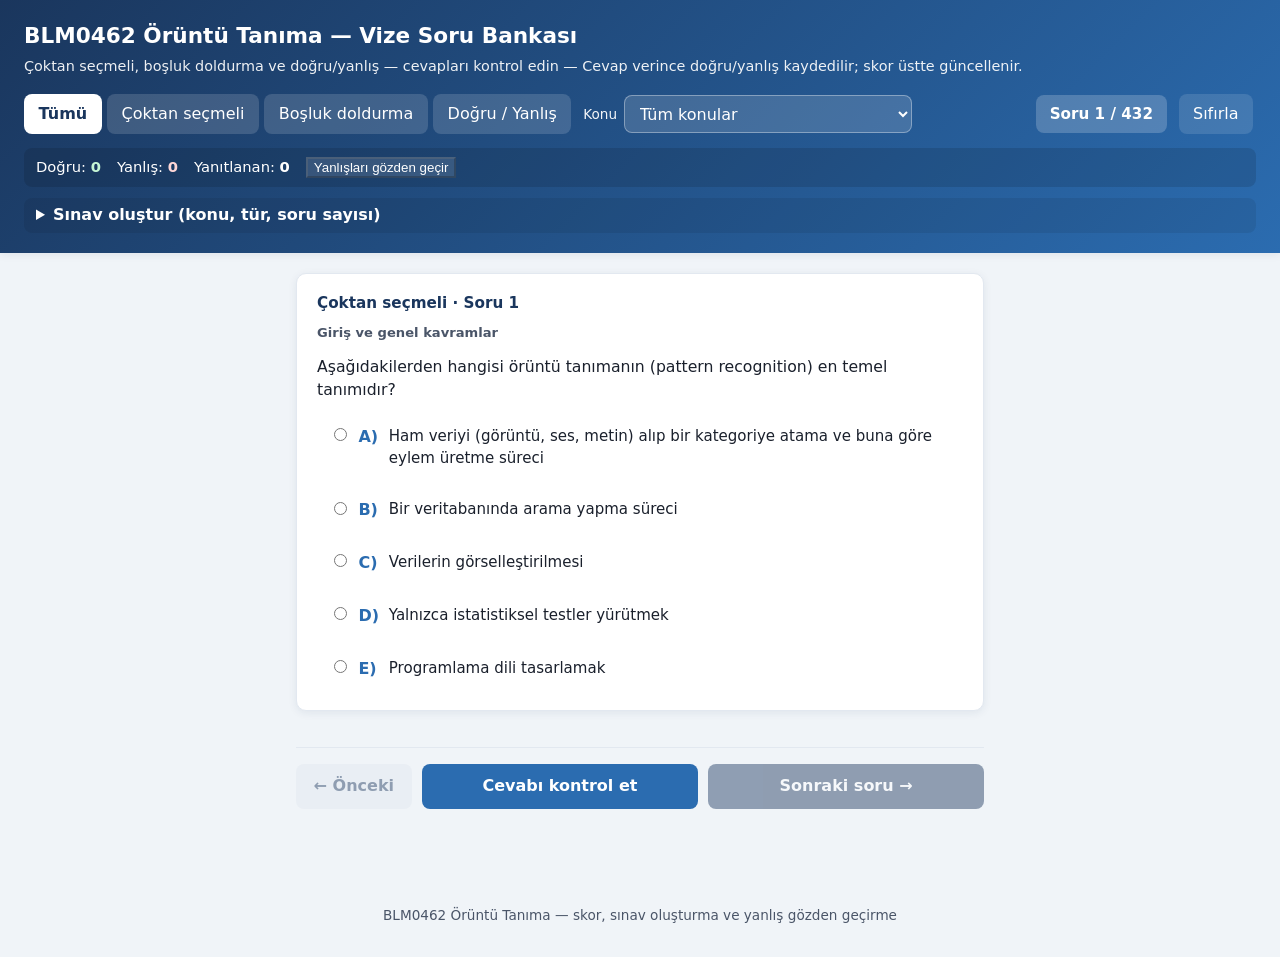
<file: index.html>
<!DOCTYPE html>
<html lang="tr">
<head>
  <meta charset="UTF-8" />
  <meta name="viewport" content="width=device-width, initial-scale=1" />
  <title>BLM0462 — Vize Soru Bankası Quiz</title>
  <link rel="stylesheet" href="styles.css" />
</head>
<body>
  <header class="app-header">
    <h1 id="app-title">Yükleniyor…</h1>
    <p id="app-subtitle"></p>
    <div class="toolbar">
      <div class="filter-group" role="tablist" aria-label="Soru türü">
        <button type="button" data-filter="all" class="active">Tümü</button>
        <button type="button" data-filter="mcq">Çoktan seçmeli</button>
        <button type="button" data-filter="fib">Boşluk doldurma</button>
        <button type="button" data-filter="tf">Doğru / Yanlış</button>
      </div>
      <div class="topic-wrap">
        <label for="topic-filter" class="topic-label">Konu</label>
        <select id="topic-filter" class="topic-select" aria-label="Ders konusu filtresi">
          <option value="all">Tüm konular</option>
        </select>
      </div>
      <span class="progress-badge" id="progress">—</span>
      <button type="button" class="btn-ghost" id="btn-reset">Sıfırla</button>
    </div>
    <div class="score-strip" id="score-strip" aria-live="polite">
      <span class="score-item score-ok">Doğru: <strong id="stat-correct">0</strong></span>
      <span class="score-item score-bad">Yanlış: <strong id="stat-wrong">0</strong></span>
      <span class="score-item">Yanıtlanan: <strong id="stat-answered">0</strong></span>
      <button type="button" class="btn-ghost btn-wrong-review" id="btn-wrong-review" disabled>
        Yanlışları gözden geçir
      </button>
    </div>
    <details class="exam-details" id="exam-details">
      <summary class="exam-summary">Sınav oluştur (konu, tür, soru sayısı)</summary>
      <div class="exam-form" id="exam-form">
        <p class="exam-hint">Aşağıdan konu ve soru türlerini seçin; havuzdan karıştırılarak belirttiğiniz sayıda soru gelir.</p>
        <fieldset class="exam-fieldset">
          <legend>Konular</legend>
          <div class="topic-checkboxes" id="exam-topic-boxes"></div>
          <label class="exam-inline"><input type="checkbox" id="exam-topics-all" checked /> Tüm konular</label>
        </fieldset>
        <fieldset class="exam-fieldset">
          <legend>Soru türleri</legend>
          <label><input type="checkbox" id="exam-type-mcq" checked /> Çoktan seçmeli</label>
          <label><input type="checkbox" id="exam-type-fib" checked /> Boşluk doldurma</label>
          <label><input type="checkbox" id="exam-type-tf" checked /> Doğru / Yanlış</label>
        </fieldset>
        <div class="exam-row">
          <label for="exam-count">Soru sayısı</label>
          <input type="number" id="exam-count" min="1" value="20" />
          <span class="exam-max" id="exam-max-hint"></span>
        </div>
        <label class="exam-inline"><input type="checkbox" id="exam-shuffle" checked /> Karıştır</label>
        <div class="exam-actions">
          <button type="button" class="btn-primary" id="btn-start-exam">Sınava başla</button>
        </div>
      </div>
    </details>
  </header>

  <main id="quiz-main" class="quiz-main-single"></main>

  <footer>
    BLM0462 Örüntü Tanıma — skor, sınav oluşturma ve yanlış gözden geçirme
  </footer>

  <script src="questions-data.js"></script>
  <script src="app.js"></script>
</body>
</html>
</file>
<file: styles.css>
/* BLM0462 — Vize Quiz */
:root {
  --bg: #f0f4f8;
  --card: #ffffff;
  --primary: #2b6cb0;
  --primary-dark: #1a365d;
  --success: #276749;
  --success-bg: #c6f6d5;
  --error: #c53030;
  --error-bg: #fed7d7;
  --muted: #4a5568;
  --border: #e2e8f0;
  --radius: 10px;
  --shadow: 0 2px 8px rgba(26, 54, 93, 0.08);
}

*,
*::before,
*::after {
  box-sizing: border-box;
}

html {
  scroll-behavior: smooth;
}

body {
  margin: 0;
  font-family: "Segoe UI", system-ui, -apple-system, sans-serif;
  background: var(--bg);
  color: #1a202c;
  line-height: 1.5;
  font-size: 16px;
}

.app-header {
  background: linear-gradient(135deg, var(--primary-dark) 0%, var(--primary) 100%);
  color: #fff;
  padding: 1.25rem 1.5rem;
  position: sticky;
  top: 0;
  z-index: 100;
  box-shadow: var(--shadow);
}

.app-header h1 {
  margin: 0 0 0.25rem;
  font-size: 1.35rem;
  font-weight: 700;
}

.app-header p {
  margin: 0;
  opacity: 0.92;
  font-size: 0.9rem;
}

.toolbar {
  display: flex;
  flex-wrap: wrap;
  gap: 0.75rem;
  align-items: center;
  margin-top: 1rem;
}

.topic-wrap {
  display: flex;
  align-items: center;
  gap: 0.45rem;
}

.topic-label {
  font-size: 0.85rem;
  opacity: 0.95;
  white-space: nowrap;
}

.topic-select {
  font: inherit;
  padding: 0.45rem 0.65rem;
  border-radius: 8px;
  border: 1px solid rgba(255, 255, 255, 0.35);
  background: rgba(255, 255, 255, 0.15);
  color: #fff;
  max-width: min(100%, 18rem);
  cursor: pointer;
}

.topic-select option {
  color: #1a202c;
}

.topic-tag {
  margin: -0.35rem 0 0.75rem;
  font-size: 0.82rem;
  color: var(--muted);
  font-weight: 600;
}

.options-tf {
  display: grid;
  grid-template-columns: 1fr 1fr;
  gap: 0.65rem;
  max-width: 28rem;
}

.options-tf .option {
  padding: 0.65rem 0.85rem;
  border-radius: var(--radius);
  border: 2px solid var(--border);
}

.options-tf .option:hover {
  border-color: var(--primary);
}

.toolbar .filter-group {
  max-width: 100%;
}

.score-strip {
  display: flex;
  flex-wrap: wrap;
  align-items: center;
  gap: 0.75rem 1rem;
  margin-top: 0.85rem;
  padding: 0.55rem 0.75rem;
  background: rgba(0, 0, 0, 0.12);
  border-radius: 8px;
  font-size: 0.92rem;
}

.score-item {
  white-space: nowrap;
}

.score-ok strong {
  color: #c6f6d5;
}

.score-bad strong {
  color: #fed7d7;
}

.btn-wrong-review:not(:disabled) {
  margin-left: auto;
  font-weight: 600;
  border: 1px solid rgba(255, 255, 255, 0.45);
}

.exam-details {
  margin-top: 0.65rem;
  border-radius: 8px;
  background: rgba(0, 0, 0, 0.08);
  padding: 0.35rem 0.75rem;
}

.exam-summary {
  cursor: pointer;
  font-weight: 600;
  outline: none;
}

.exam-details[open] .exam-summary {
  margin-bottom: 0.6rem;
}

.exam-hint {
  margin: 0 0 0.75rem;
  font-size: 0.88rem;
  opacity: 0.92;
}

.exam-fieldset {
  border: 1px solid rgba(255, 255, 255, 0.25);
  border-radius: 8px;
  padding: 0.6rem 0.85rem;
  margin: 0 0 0.75rem;
}

.exam-fieldset legend {
  padding: 0 0.35rem;
  font-size: 0.88rem;
  font-weight: 600;
}

.topic-checkboxes {
  display: flex;
  flex-direction: column;
  gap: 0.35rem;
  margin-bottom: 0.5rem;
  max-height: 8rem;
  overflow-y: auto;
}

.exam-topic-label {
  display: flex;
  align-items: center;
  gap: 0.4rem;
  font-size: 0.88rem;
  cursor: pointer;
}

.exam-inline {
  display: flex;
  align-items: center;
  gap: 0.4rem;
  font-size: 0.88rem;
  cursor: pointer;
  margin-top: 0.25rem;
}

.exam-row {
  display: flex;
  flex-wrap: wrap;
  align-items: center;
  gap: 0.5rem 0.75rem;
  margin-bottom: 0.5rem;
}

.exam-row input[type="number"] {
  width: 5rem;
  padding: 0.4rem 0.5rem;
  border-radius: 6px;
  border: 1px solid rgba(255, 255, 255, 0.35);
  background: rgba(255, 255, 255, 0.95);
  color: #1a202c;
}

.exam-max {
  font-size: 0.85rem;
  opacity: 0.9;
}

.exam-actions {
  margin-top: 0.75rem;
}

.review-banner {
  padding: 0.65rem 0.85rem;
  margin-bottom: 0.85rem;
  border-radius: var(--radius);
  background: rgba(254, 215, 215, 0.35);
  border: 1px solid rgba(197, 48, 48, 0.35);
  font-size: 0.88rem;
  font-weight: 500;
}

@media (max-width: 520px) {
  .btn-wrong-review:not(:disabled) {
    margin-left: 0;
    width: 100%;
  }
}

.filter-group {
  display: flex;
  flex-wrap: wrap;
  gap: 0.35rem;
}

.filter-group button,
.toolbar button {
  font: inherit;
  cursor: pointer;
  border: none;
  border-radius: 8px;
  padding: 0.5rem 0.9rem;
  transition: background 0.15s, transform 0.05s;
}

.filter-group button {
  background: rgba(255, 255, 255, 0.15);
  color: #fff;
}

.filter-group button:hover {
  background: rgba(255, 255, 255, 0.28);
}

.filter-group button.active {
  background: #fff;
  color: var(--primary-dark);
  font-weight: 600;
}

.btn-primary {
  background: #fff !important;
  color: var(--primary-dark) !important;
  font-weight: 600;
}

.btn-primary:hover {
  filter: brightness(0.97);
}

.btn-ghost {
  background: rgba(255, 255, 255, 0.12) !important;
  color: #fff !important;
}

.stats {
  margin-left: auto;
  font-size: 0.88rem;
  opacity: 0.95;
}

.stats strong {
  font-weight: 700;
}

.progress-badge {
  background: rgba(255, 255, 255, 0.2);
  padding: 0.45rem 0.85rem;
  border-radius: 8px;
  font-size: 0.95rem;
  font-weight: 700;
}

.quiz-main-single {
  max-width: 720px;
}

.single-wrap {
  display: flex;
  flex-direction: column;
  gap: 0;
}

.feedback-panel {
  margin-top: 1rem;
  padding: 1rem 1.15rem;
  border-radius: var(--radius);
  border: 2px solid var(--border);
  box-shadow: var(--shadow);
}

.feedback-panel.hidden {
  display: none;
}

.feedback-panel.feedback-ok {
  background: var(--success-bg);
  border-color: var(--success);
}

.feedback-panel.feedback-bad {
  background: var(--error-bg);
  border-color: var(--error);
}

.feedback-title {
  margin: 0 0 0.5rem;
  font-size: 1.25rem;
  font-weight: 700;
}

.feedback-panel.feedback-ok .feedback-title {
  color: var(--success);
}

.feedback-panel.feedback-bad .feedback-title {
  color: var(--error);
}

.feedback-correct {
  margin: 0.35rem 0 0;
  font-size: 1rem;
}

.feedback-correct-label {
  margin: 0.5rem 0 0.25rem;
  font-size: 0.95rem;
  font-weight: 600;
}

.feedback-list {
  margin: 0.25rem 0 0;
  padding-left: 1.25rem;
}

.feedback-note {
  margin: 0.65rem 0 0;
  font-size: 0.92rem;
  color: var(--muted);
}

.nav-row {
  display: flex;
  flex-wrap: wrap;
  gap: 0.65rem;
  margin-top: 1.25rem;
  padding-top: 1rem;
  border-top: 1px solid var(--border);
}

.btn-nav {
  font: inherit;
  cursor: pointer;
  border: none;
  border-radius: 8px;
  padding: 0.65rem 1.1rem;
  font-weight: 600;
  transition: opacity 0.15s, transform 0.05s;
}

.btn-nav:disabled {
  opacity: 0.45;
  cursor: not-allowed;
}

.btn-prev {
  background: #e2e8f0;
  color: var(--primary-dark);
}

.btn-check {
  background: var(--primary);
  color: #fff;
  flex: 1;
  min-width: 160px;
}

.btn-next {
  background: var(--primary-dark);
  color: #fff;
  flex: 1;
  min-width: 160px;
}

.btn-nav:not(:disabled):hover {
  filter: brightness(1.05);
}

.empty-msg {
  padding: 2rem;
  text-align: center;
  color: var(--muted);
}

.card-single {
  margin-bottom: 0;
}

.result-banner {
  display: none;
  margin: 1rem 1.5rem 0;
  padding: 1rem 1.25rem;
  border-radius: var(--radius);
  background: var(--card);
  border: 2px solid var(--primary);
  box-shadow: var(--shadow);
}

.result-banner.visible {
  display: block;
}

.result-banner h2 {
  margin: 0 0 0.5rem;
  font-size: 1.1rem;
  color: var(--primary-dark);
}

.result-grid {
  display: grid;
  grid-template-columns: repeat(auto-fill, minmax(140px, 1fr));
  gap: 0.75rem;
}

.result-item {
  padding: 0.6rem 0.75rem;
  border-radius: 8px;
  font-size: 0.92rem;
}

.result-item.ok {
  background: var(--success-bg);
  color: var(--success);
}

.result-item.bad {
  background: var(--error-bg);
  color: var(--error);
}

main {
  max-width: 880px;
  margin: 0 auto;
  padding: 1.25rem 1rem 4rem;
}

.section-title {
  font-size: 1.05rem;
  color: var(--primary);
  margin: 2rem 0 1rem;
  padding-bottom: 0.35rem;
  border-bottom: 2px solid var(--border);
}

.section-title:first-of-type {
  margin-top: 0.5rem;
}

.card {
  background: var(--card);
  border-radius: var(--radius);
  padding: 1.15rem 1.25rem;
  margin-bottom: 1rem;
  box-shadow: var(--shadow);
  border: 1px solid var(--border);
}

.card.hidden {
  display: none;
}

.card h3 {
  margin: 0 0 0.85rem;
  font-size: 0.95rem;
  font-weight: 600;
  color: var(--primary-dark);
}

.q-text {
  margin: 0 0 0.75rem;
  font-size: 0.98rem;
}

.options {
  display: flex;
  flex-direction: column;
  gap: 0.45rem;
}

.option {
  display: flex;
  align-items: flex-start;
  gap: 0.5rem;
  padding: 0.55rem 0.65rem;
  border-radius: 8px;
  cursor: pointer;
  border: 2px solid transparent;
  transition: background 0.12s, border-color 0.12s;
}

.option:hover {
  background: #f7fafc;
}

.option input {
  margin-top: 0.2rem;
  flex-shrink: 0;
}

.option span.label {
  font-weight: 600;
  color: var(--primary);
  min-width: 1.4rem;
}

.option span.text {
  flex: 1;
  font-size: 0.94rem;
}

/* Sonuç durumları */
.card.checked .option {
  cursor: default;
}

.card.checked .option.selected.correct {
  background: var(--success-bg);
  border-color: var(--success);
}

.card.checked .option.selected.wrong {
  background: var(--error-bg);
  border-color: var(--error);
}

.card.checked .option.correct-answer:not(.selected) {
  background: #e6fffa;
  border-color: #38a169;
  border-style: dashed;
}

.fib-line {
  display: flex;
  flex-wrap: wrap;
  align-items: center;
  gap: 0.35rem 0.5rem;
  font-size: 0.96rem;
  line-height: 1.65;
}

.fib-line input.fib-input {
  min-width: 120px;
  flex: 1 1 140px;
  max-width: 100%;
  padding: 0.4rem 0.55rem;
  font: inherit;
  border: 2px solid var(--border);
  border-radius: 6px;
}

.fib-line input.fib-input:focus {
  outline: none;
  border-color: var(--primary);
}

.card.checked .fib-input.correct {
  border-color: var(--success);
  background: var(--success-bg);
}

.card.checked .fib-input.wrong {
  border-color: var(--error);
  background: var(--error-bg);
}

.explanation {
  margin-top: 0.75rem;
  padding: 0.65rem 0.75rem;
  background: #edf2f7;
  border-radius: 8px;
  font-size: 0.88rem;
  color: var(--muted);
  display: none;
}

.card.checked .explanation.show {
  display: block;
}

.correct-answer-hint {
  margin-top: 0.5rem;
  font-size: 0.88rem;
  color: var(--success);
  font-weight: 600;
  display: none;
}

.card.checked .correct-answer-hint.show {
  display: block;
}

footer {
  text-align: center;
  padding: 2rem 1rem;
  color: var(--muted);
  font-size: 0.85rem;
}

@media (max-width: 600px) {
  .stats {
    width: 100%;
    margin-left: 0;
    margin-top: 0.5rem;
  }

  .toolbar {
    flex-direction: column;
    align-items: stretch;
  }
}
</file>
